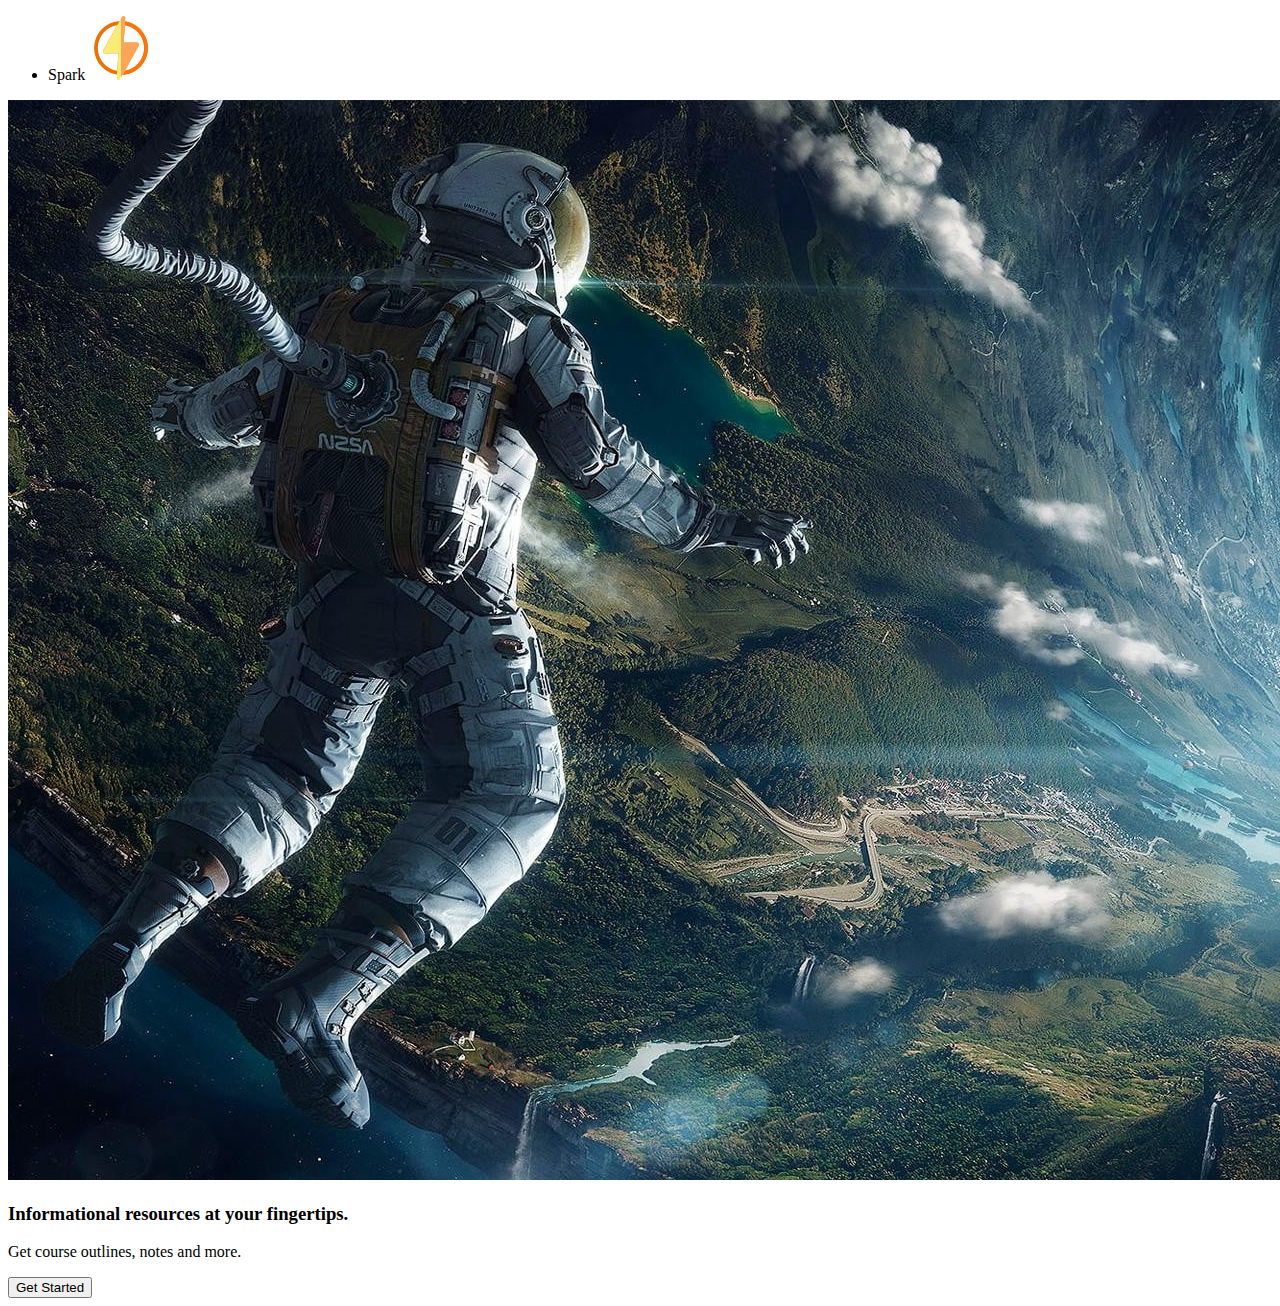
<file: index.html>
<!DOCTYPE html>
<html lang="en">
<head>
    <meta charset="UTF-8">
    <meta name="viewport" content="width=device-width, initial-scale=1.0">
    <title>Spark</title>
<link rel="stylesheet" href="spark.css">
</head>
<body>
    <div class="navigation">
        <ul id="navbar">
           <li id="p">Spark <img src="sparkimages/electricity.png" id="electricity"></li>
        <!--<li><button id="register">Register</button></li>
        <li><button id="login">Log In</button></li>
        --></ul>

    </div>
    <div class="header-section">
        <img src="sparkimages/wallpaperflare.com_wallpaper - Copy.jpg" alt="">
        <h3>Informational resources at your
            <span> fingertips.</span></h3>
        <p>Get course outlines, notes <span class="more"> and more.</span></p>
        <button id="get-started" onclick="window.location.href='semesterSelection.html'">Get Started</button>
    </div>
   

<script src="spark.js"></script>
</body>
</html>
</file>
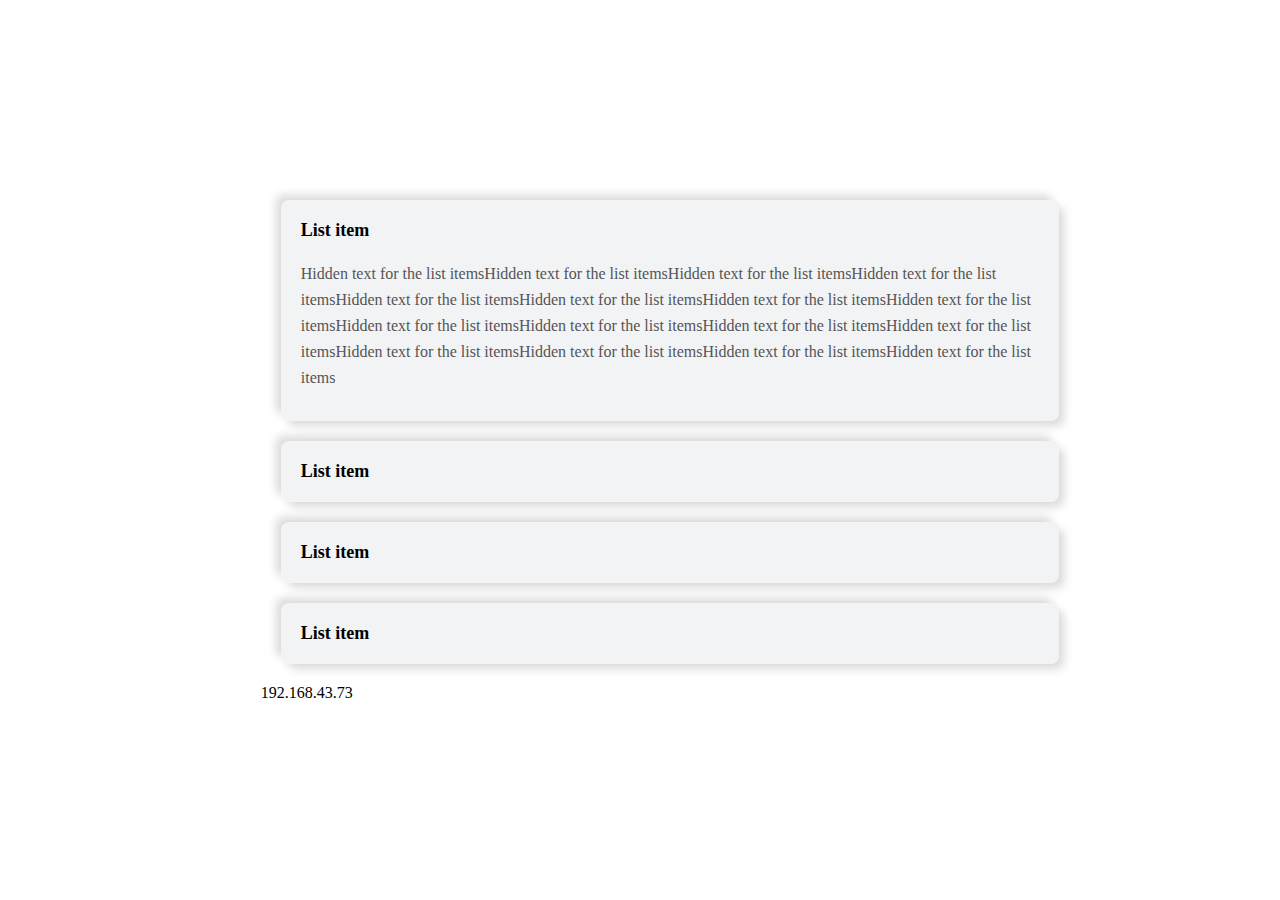
<file: accordionlist.html>
<!DOCTYPE html>
<html lang="en">
<head>
    <meta charset="UTF-8">
    <meta name="viewport" content="width=device-width, initial-scale=1.0">
    <title>Accordion listing</title>
    <link rel="stylesheet" href="accordion.css">
</head>
<body>
    <ul class="accordion-list">
<li class="accordion-items">
    <input type="radio" name="accordion" id="first" checked>
    <label for="first">List item</label>
       
        <div class="accordion-content">
            <p1>
                Hidden text for the list itemsHidden text for the list itemsHidden text for the list itemsHidden text for the list itemsHidden text for the list itemsHidden text for the list itemsHidden text for the list itemsHidden text for the list itemsHidden text for the list itemsHidden text for the list itemsHidden text for the list itemsHidden text for the list itemsHidden text for the list itemsHidden text for the list itemsHidden text for the list itemsHidden text for the list items
            </p1>
    
    
</li>
<li class="accordion-items">
    <input type="radio" name="accordion" id="second">
    <label for="second">List item</label>
   
        <div class="accordion-content">
            <p1>
                                Hidden text for the list items                Hidden text for the list items                Hidden text for the list items                Hidden text for the list items                Hidden text for the list items                Hidden text for the list items                Hidden text for the list items                Hidden text for the list items                Hidden text for the list items                Hidden text for the list items                Hidden text for the list items                Hidden text for the list items                Hidden text for the list items                Hidden text for the list items                Hidden text for the list items                Hidden text for the list items
            </p1>
        

</li>
<li class="accordion-items">
    <input type="radio" name="accordion" id="third">
    <label for="third">List item</label>
           <div class="accordion-content">
            <p1>
                                Hidden text for the list items                Hidden text for the list items                Hidden text for the list items                Hidden text for the list items                Hidden text for the list items                Hidden text for the list items                Hidden text for the list items                Hidden text for the list items                Hidden text for the list items                Hidden text for the list items                Hidden text for the list items                Hidden text for the list items                Hidden text for the list items                Hidden text for the list items                Hidden text for the list items                Hidden text for the list items
            </p1>
        </div>
    
<li class="accordion-items">
    <input type="radio" name="accordion" id="fourth">
    <label for="fourth">List item</label>
           <div class="accordion-content">
            <p1>
                                Hidden text for the list items                Hidden text for the list items                Hidden text for the list items                Hidden text for the list items                Hidden text for the list items                Hidden text for the list items                Hidden text for the list items                Hidden text for the list items                Hidden text for the list items                Hidden text for the list items                Hidden text for the list items                Hidden text for the list items                Hidden text for the list items                Hidden text for the list items                Hidden text for the list items                Hidden text for the list items
            </p1>
        </div>     
</li>
192.168.43.73
    </ul>

</body>
</html>
</file>
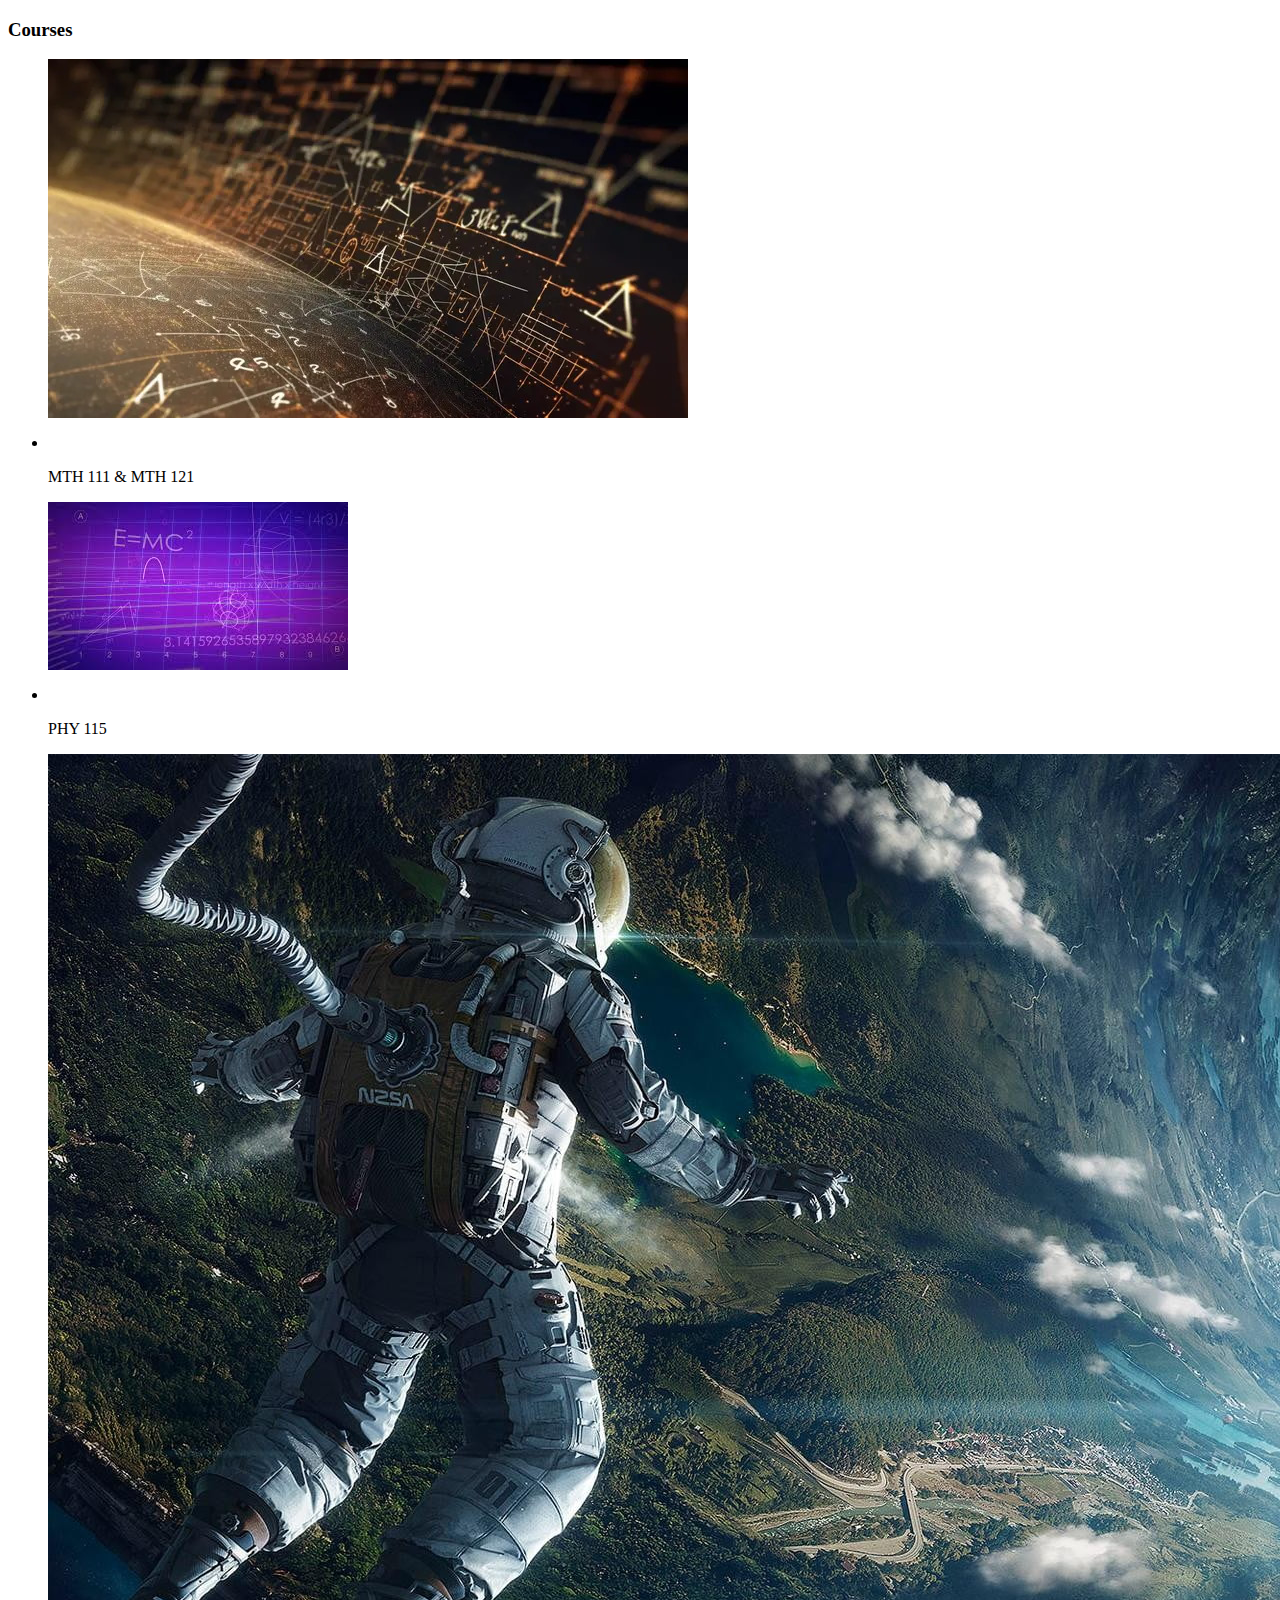
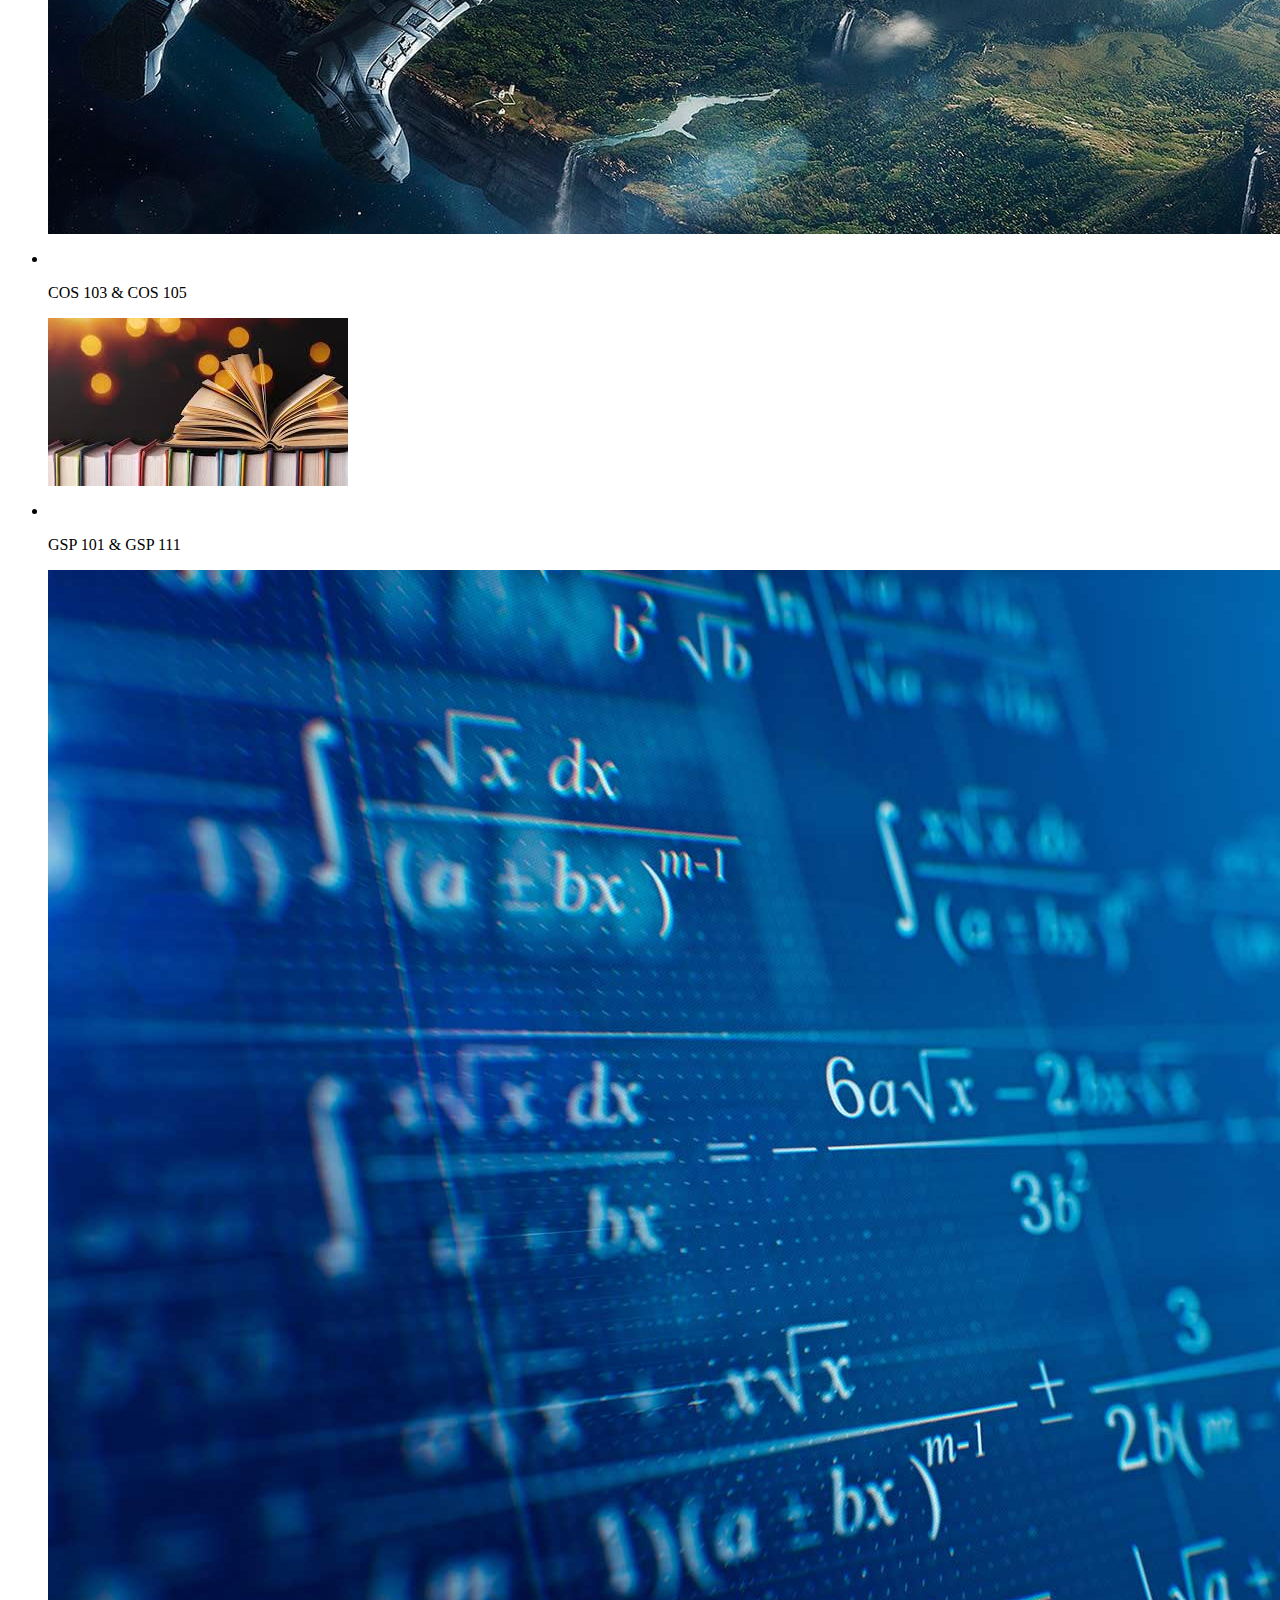
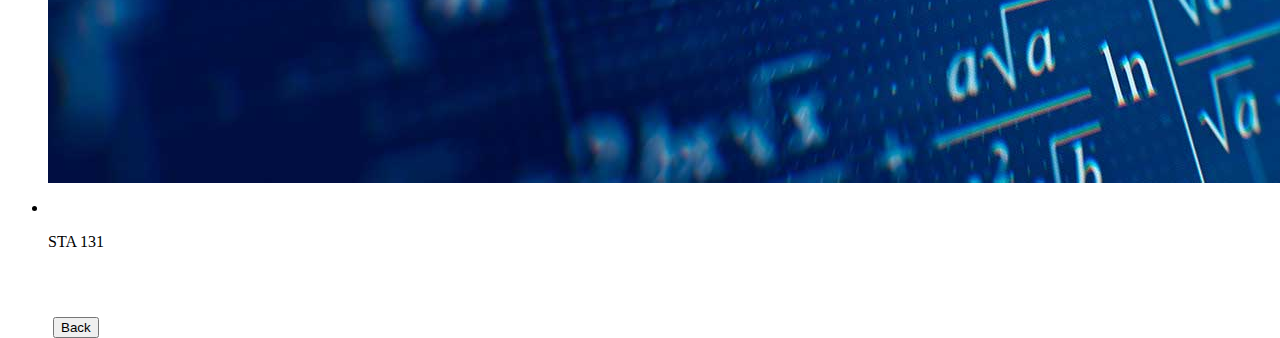
<file: firstsemesterpage.html>
<!DOCTYPE html>
<html lang="en">
<head>
    <meta charset="UTF-8">
    <meta name="viewport" content="width=device-width, initial-scale=1.0">
    <title>First semester</title>
    <link rel="stylesheet" href="firstsem.css">
</head>
<body>
    <h3>Courses</h3>
    <div class="coursebox">
        <ul class="list">
            <li onclick="window.location.href='checkoutMATH.html'">
                <img src="sparkimages/maths1.jpg" alt="">
                    <p>MTH 111 & MTH 121</p>
                </img>
            </li>
            <li onclick="window.location.href='checkoutPHY.html'">
                <img src="sparkimages/physics.jpg" alt="">
                    <p id="phy">PHY 115</p>
                </img>
            </li>
            <li onclick="window.location.href='COS.html'">
                <img src="sparkimages/wallpaperflare.com_wallpaper - Copy.jpg" alt="">
                    <p>COS 103 & COS 105</p>
                </img>
            </li>
            <li onclick="window.location.href='checkoutGSP.html'">
                <img src="sparkimages/gsp.jpg" alt="">
                    <p>GSP 101 & GSP 111</p>
                </img>
            </li>
            <li onclick="window.location.href='checkoutSTA.html'">
                <img src="sparkimages/maths2.jpg" alt="">
                    <p id="sta">STA 131</p>
                </img>
            </li>
        </ul>
         <button id="button" onclick="window.location.href='index.html'">Back</button>

    </div>
   </body>
</html>
</file>
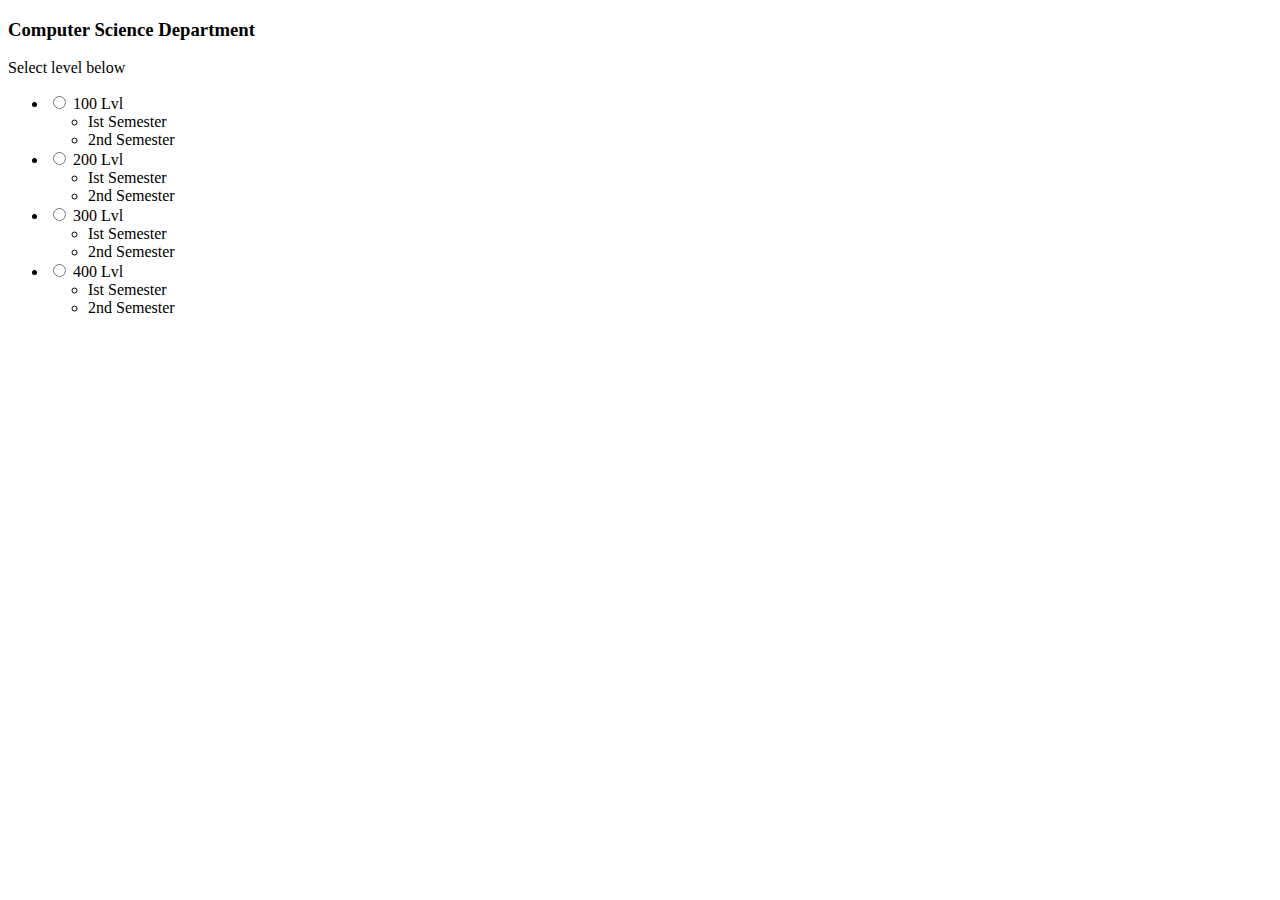
<file: semesterSelection.html>
<!DOCTYPE html>
<html lang="en">
<head>
    <meta charset="UTF-8">
    <meta name="viewport" content="width=device-width, initial-scale=1.0">
    <title>Select level</title>
    <link rel="stylesheet" href="selection1.css">
</head>
<body>
   <h3>Computer Science Department</h3>
    <p1>Select level below</p1>

<div class="levelsel">
     <ul class="level-list">
<li class="level">
    <input type="radio" name="level" id="first">
    <label for="first">100 Lvl</label>
       
        <div class="level-content">
         <ul class="semestersel">
            <li onclick="window.location.href='firstsemesterpage.html'">Ist Semester</li>
            <li onclick="window.location.href='firstsemesterpage.html'">2nd Semester</li>
         </ul>   
        </div>
    
</li>
<li class="level">
    <input type="radio" name="level" id="second">
    <label for="second">200 Lvl</label>
   
        <div class="level-content">
            <ul class="semestersel">
            <li>Ist Semester</li>
            <li>2nd Semester</li>
         </ul> 
        </div>

</li>
<li class="level">
    <input type="radio" name="level" id="third">
    <label for="third">300 Lvl</label>
           <div class="level-content">
            <ul class="semestersel">
            <li>Ist Semester</li>
            <li>2nd Semester</li>
         </ul> 
        </div>
 </li>

 <li class="level">
    <input type="radio" name="level" id="fourth">
    <label for="fourth">400 Lvl</label>
           <div class="level-content">
            <ul class="semestersel">
            <li>Ist Semester</li>
            <li>2nd Semester</li>
         </ul> 
        </div>
</li>

    </ul>
</div>
<script>
    function open(){
        window.location.href="firstsemesterpage.html"
    }
</script>
</body>
</html>
</file>
<file: spark.css>
@media (max-width:414px){
html, body{
  overflow: hidden;
  width: 100%;
  height: 100%;
  padding: 0;
  margin: 0;
  overflow-y: scroll;

}
  
 .header-section img{
    object-fit: cover;
background-blend-mode: darken;
height: 350px;
transform: translate(-170px);
    
  }
  h3{
    display: flex;
    font-family: sans seriff;
    width: 500px;
    transform: translate(30px, -200px);
    color: white;
    font-size: 23px;
    font-family:'Segoe UI', Tahoma, Geneva, Verdana, sans-serif;
    font-weight: 400;
  }
  span{
    transform: translate(140px, 40px);
    display: flex;
    position: absolute;
  }
#navbar{
    display: flex;
    position: fixed;
    z-index: 1;
    background-color: white;
    width: 100%;
    margin: 0;
}
#navbar p{
    font-size: 23px;
    font-family: 'Segoe UI', Tahoma, Geneva, Verdana, sans-serif;
    color: #1b1b91;

}
#navbar li{
    display: block;
    margin-right: 10px;
}
#p{
transform: translate(20px, -16px);
font-size: 25px;
}
#electricity{
    transform: translate(-20px, 20px) scale(0.6)
}

.navigation button{
    width: 100px;
    height: 40px;
    transform: translate(0px, 20px);
    border: 1px solid #000054;
    background-color: white;
    font-family:'Segoe UI', Tahoma, Geneva, Verdana, sans-serif;
    font-size: 20px;
    font-weight: 500;
     border-radius: 5px;
}
#register{
    background:linear-gradient(to right,#000068, #1b1b91);
    color: white;
    border: none;
   

}
#login{
    color:#000068;
    border: 2px solid #000068;

}
.header-section p{
    font-size: 24px;
    transform: translate(60px, -40px);
    font-family: 'Segoe UI', Tahoma, Geneva, Verdana, sans-serif;
    font-weight: 400;
    color: #000054;
}
.more{
transform: translate(90px, 0px);
}

#get-started{
    width: 150px;
    height: 50px;
    padding: 5px;
    font-size: 20px;
    font-family: 'Segoe UI', Tahoma, Geneva, Verdana, sans-serif;
    transform: translate(135px, 20px);
    border: none;
    background:linear-gradient( #000054 0%,  #1b1b91 100%);
    color: white;
    display: flex;
    justify-content: center;
    align-items: center;
    border-radius: 5px;
    box-shadow: 1px 2px 10px;

}
}

@media (max-width:375px){
  .navigation button{
     transform: translate(-10px, 20px) scale(0.9)
  }

  #navbar li{
    margin-right: 0px;
  }
  h3{
     transform: translate(10px, -220px) scale(0.97);
  }
  .header-section p{
    transform: translate(37px);
  }

.more{
transform: translate(100px, 0px);
}

#get-started{
        transform: translate(110px, 60px);
}

}

@media (max-width:360px) {
     .navigation button{
     transform: translate(-10px, 20px) scale(0.9);
     width: 90px
  }

  #navbar li{
    margin-right: 0px;
  }
  h3{
     transform: translate(0px, -220px) scale(0.97);
     margin-bottom:10px 
  }
  .header-section p{
    transform: translate(30px, -10px) scale(0.9);
  }

.more{
transform: translate(100px, 10px);
}

#get-started{
        transform: translate(110px, 40px);
}
}
</file>
<file: accordion.css>
.accordion-list{
    list-style: none;
    padding: 0;
    width: 60%;
    margin: 0 auto;
}

.accordion-list{
    margin-top: 200px;
   justify-content: center;
}
.accordion-list li{
    list-style: none;
    width: 100%;
    margin: 20px;
    padding: 10px;
    border-radius: 8px;
    background: #f2f3f5;
    box-shadow:  6px 6px 10px -1px rgba(0, 0, 0, 0.15),  -6px -6px 10px -1px rgba(0, 0, 0, 0.15) ;
}

.accordion-list li label{
    display: flex;
    align-items: center;
    padding: 10px;
    font-size: 18px;
    font-weight: 600;
    cursor: pointer;
}

.accordion-content label::before{
    content: '+';
    margin-right: 10px;
    font-size: 24px;
    font-weight: 600;
}
input[type="radio"]{
    display: none;
}
.accordion-content{
    color: #555;
    padding: 0 10px ;
    line-height: 26px;
    max-height: 0;
    overflow: hidden;
    transition:max-height 0.6s ease;
}

.accordion-list input[type="radio"]:checked + label + .accordion-content{
    max-height: 400px;
    padding: 10px 10px 20px;
}
</file>
<file: firstsem.css>
@media (max-width:414px) {
html, body{
    overflow: hidden;
    margin: 0;
    padding: 0;
    width: 100%;
    height: 120%;
    overflow-y:auto scroll;
}
h3{
    color:#1c1084;
    font-family: 'Segoe UI', Tahoma, Geneva, Verdana, sans-serif;
    font-size: 30px;
    display: flex;
    justify-content: center;
    border-bottom: 2px solid #1c1084;
    
}
.list{
    position: relative;
transform:translateY(-10px)
}

.list li{
    display: block;

}
.list li img{
    width: 390px;
    height: 80px;
    object-fit: cover;
    transform: translate(-25px);
    border-radius: 20px;
filter: brightness(50%);
margin-bottom: 10px;
box-shadow: 1px 5px 7px;
}
.list p{
    position: absolute;
    color: white;
    z-index: 1;
    transform: translate(80px, -100px);
    display: flex;
    justify-content: center;
    font-family: 'Segoe UI', Tahoma, Geneva, Verdana, sans-serif;
    font-size: 19px;
}
#phy, #sta{
    transform: translate(130px, -100px);
}

#button{
    width:300px;
    height: 50px;
    border: 2px solid #1c1084;
    color:white;
    border-radius: 10px;
    display: flex;
    justify-content: center;
    z-index: 1;
    align-items: center;
    color: #1c1084;
    background-color: white;
    font-weight: 300;
    font-family: 'Segoe UI', Tahoma, Geneva, Verdana, sans-serif;
    font-size: 20px;
    transform: translate(60px, -10px);
}
}

@media (max-width:375px) {
.list li img{
    width: 350px;
    height: 65px;
    margin-bottom: 17px;
}
#phy, #sta{
    transform: translate(110px, -90px);

}
#button{
    transform: translate(45px, -10px)
}
.list p{
    transform: translate(80px, -90px);
}
}
    @media(min-height:812px){
        #button{
                transform: translate(45px, 50px)
        }
        .list li img{
            margin-bottom: 30px;
        }
    }
    @media (max-width:360px){
        .list li img{
            transform: translate(-35px);
            margin-bottom: 30px;
            height: 60px
        }
.list li{
    margin-bottom: 0px;
}
         #button{
                transform: translate(35px, -10px)
        }
        .list p{
           transform: translate(60px, -105px);  
        }
        #phy, #sta{
    transform: translate(105px, -100px);
}
    }
</file>
<file: selection1.css>
@media (max-width:414px) {
html, body{
    overflow: hidden;
    margin: 0;
    padding: 0;
    width: 100%;
    height: 100%;
    overflow-y: scroll;
}
    
h3{
    color: #000054;
    font-size: 30px;
}

p1{
    display: flex;
    margin-left: 10px;
    font-size: 20px;
    font-family: 'Segoe UI', Tahoma, Geneva, Verdana, sans-serif;
    border-left: 3px solid #000054;
    padding-left: 5px;
}
.levelsel{
    transform: translate(-25px, -150px);
}

.level-list{
    list-style: none;
    padding: 0;
    width: 80%;
    margin: 0 auto;
}

.level-list{
    margin-top: 200px;
   justify-content: center;
}
.level-list li{
    list-style: none;
    width: 100%;
    margin: 20px;
    padding: 10px;
    border-radius: 8px;
    background: #1c1084;
    box-shadow:  6px 6px 10px -1px rgba(0, 0, 0, 0.15),  -6px -6px 10px -1px rgba(0, 0, 0, 0.15) ;
color: white;
}

.level-list li label{
    display: flex;
    align-items: center;
    padding: 10px;
    font-size: 18px;
    font-weight: 600;
    cursor: pointer;
}

.level-content label::before{
    content: '+';
    margin-right: 10px;
    font-size: 24px;
    font-weight: 600;
}
input[type="radio"]{
    display: none;
}
.level-content{
    color: #000054;
    padding: 0 10px ;
    line-height: 26px;
    max-height: 0;
    overflow: hidden;
    transition:max-height 0.6s ease;
}

.level-list input[type="radio"]:checked + label + .level-content{
    max-height: 400px;
    padding: 10px 10px 20px;
}
.semestersel{
    transform: translate(-70px);
}
}

@media (max-width:375px) {
    h3{
        font-size: 20px;
    }
}
</file>
